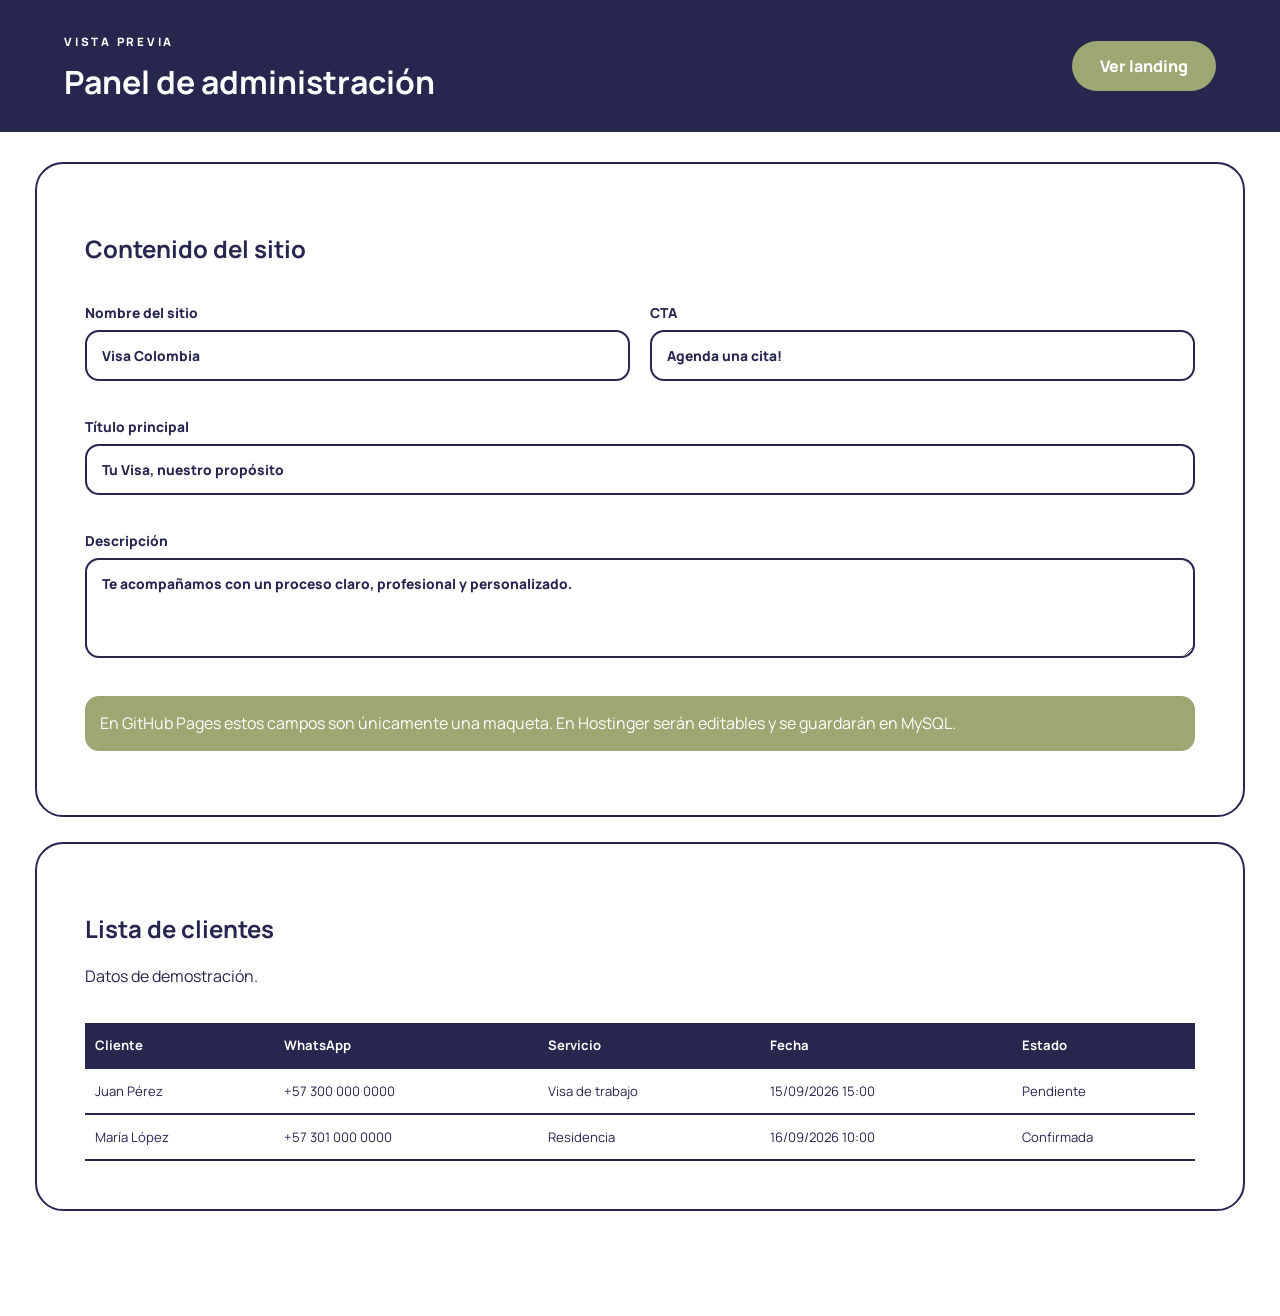
<file: admin-demo.html>
<!doctype html><html lang="es"><head><meta charset="utf-8"><meta name="viewport" content="width=device-width,initial-scale=1"><title>Administrador | Demo</title><link rel="preconnect" href="https://fonts.googleapis.com"><link rel="preconnect" href="https://fonts.gstatic.com" crossorigin><link href="https://fonts.googleapis.com/css2?family=Manrope:wght@400;500;600;700;800&display=swap" rel="stylesheet"><link rel="stylesheet" href="css/style.css"></head><body class="admin-page"><header class="admin-head"><div><p class="eyebrow">Vista previa</p><h1>Panel de administración</h1></div><a class="pill pill-green" href="index.html">Ver landing</a></header><main class="admin-wrap"><section class="admin-card"><h2>Contenido del sitio</h2><div class="admin-grid"><label>Nombre del sitio<input value="Visa Colombia"></label><label>CTA<input value="Agenda una cita!"></label><label class="admin-full">Título principal<input value="Tu Visa, nuestro propósito"></label><label class="admin-full">Descripción<textarea>Te acompañamos con un proceso claro, profesional y personalizado.</textarea></label></div><p class="demo-note">En GitHub Pages estos campos son únicamente una maqueta. En Hostinger serán editables y se guardarán en MySQL.</p></section><section class="admin-card"><div class="table-head"><div><h2>Lista de clientes</h2><p>Datos de demostración.</p></div></div><div class="table-scroll"><table><thead><tr><th>Cliente</th><th>WhatsApp</th><th>Servicio</th><th>Fecha</th><th>Estado</th></tr></thead><tbody><tr><td>Juan Pérez</td><td>+57 300 000 0000</td><td>Visa de trabajo</td><td>15/09/2026 15:00</td><td>Pendiente</td></tr><tr><td>María López</td><td>+57 301 000 0000</td><td>Residencia</td><td>16/09/2026 10:00</td><td>Confirmada</td></tr></tbody></table></div></section></main></body></html>
</file>
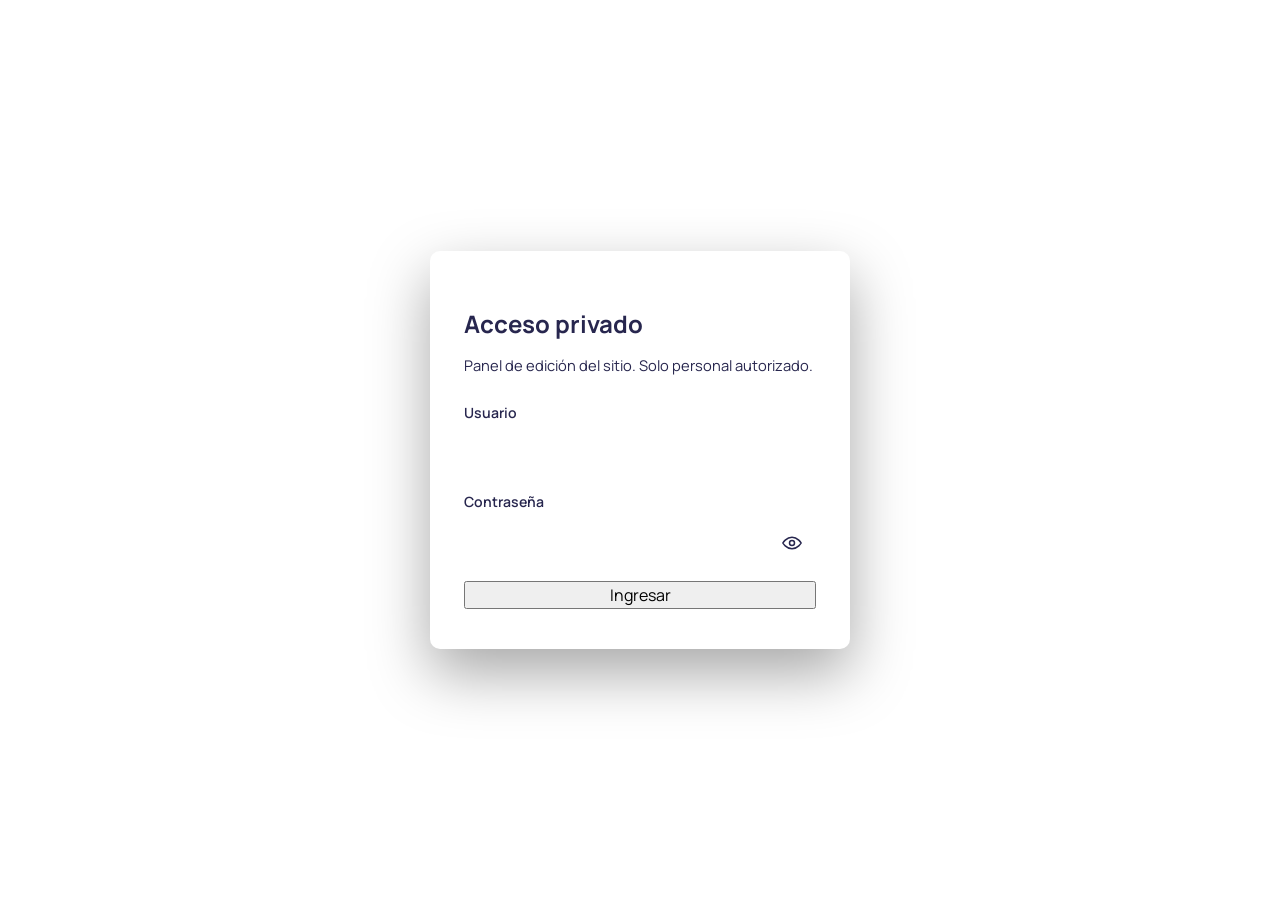
<file: admin-login.html>
<!DOCTYPE html>
<html lang="es">
<head>
<meta charset="UTF-8">
<meta name="viewport" content="width=device-width, initial-scale=1.0">
<meta name="robots" content="noindex, nofollow">
<title>Acceso privado</title>
<link rel="preconnect" href="https://fonts.googleapis.com">
<link href="https://fonts.googleapis.com/css2?family=Manrope:wght@400;500;600;700;800&display=swap" rel="stylesheet">
<link rel="stylesheet" href="css/style.css">
<style>
  body{background:var(--ink);min-height:100vh;display:flex;align-items:center;justify-content:center;padding:24px;}
  .card{
    background:var(--paper);border-radius:10px;max-width:420px;width:100%;
    padding:40px 34px;box-shadow:0 24px 60px rgba(0,0,0,.35);
  }
  .card h1{font-size:1.5rem;margin-bottom:.2em;}
  .card p.lead{color:var(--ink-soft);font-size:.92rem;margin-bottom:28px;}
  .field{margin-bottom:18px;position:relative;}
  .field label{display:block;font-weight:600;font-size:.88rem;margin-bottom:6px;}
  .field input{
    width:100%;padding:12px 44px 12px 14px;border:1.5px solid var(--line);border-radius:6px;
    font-family:var(--font-body);font-size:1rem;background:var(--white);color:var(--ink);
  }
  .field input:focus{border-color:var(--deep);}
  .toggle-eye{
    position:absolute;right:10px;top:37px;background:none;border:0;cursor:pointer;
    padding:4px;color:var(--ink-soft);line-height:0;
  }
  .toggle-eye:hover{color:var(--ink);}
  .msg{font-size:.88rem;border-radius:6px;padding:10px 12px;margin-bottom:16px;display:none;}
  .msg-error{background:#FBE7E7;color:#7C2E3B;}
  .msg-warn{background:#FCF3D9;color:#7A5B0E;}
  .hint{font-size:.78rem;color:var(--ink-soft);margin-top:-8px;margin-bottom:18px;}
  .steps-hidden{display:none;}
</style>
</head>
<body>

<div class="card">
  <!-- Paso 1: inicio de sesión -->
  <div id="loginStep">
    <h1>Acceso privado</h1>
    <p class="lead">Panel de edición del sitio. Solo personal autorizado.</p>
    <div class="msg msg-error" id="loginError"></div>

    <form id="loginForm" autocomplete="off">
      <div class="field">
        <label for="username">Usuario</label>
        <input type="text" id="username" name="username" autocomplete="username" required>
      </div>
      <div class="field">
        <label for="password">Contraseña</label>
        <input type="password" id="password" name="password" autocomplete="new-password" required>
        <button type="button" class="toggle-eye" id="toggleLoginPass" aria-label="Mostrar contraseña">
          <svg id="eyeIconLogin" width="20" height="20" viewBox="0 0 24 24" fill="none" stroke="currentColor" stroke-width="1.8">
            <path d="M1 12s4-7 11-7 11 7 11 7-4 7-11 7-11-7-11-7z"/><circle cx="12" cy="12" r="3"/>
          </svg>
        </button>
      </div>
      <button type="submit" class="btn btn-solid" style="width:100%;">Ingresar</button>
    </form>
  </div>

  <!-- Paso 2: cambio obligatorio en primer ingreso -->
  <div id="changeStep" class="steps-hidden">
    <h1>Configura tu acceso</h1>
    <p class="lead">Es tu primer ingreso. Por seguridad, crea un usuario y una contraseña nuevos antes de continuar.</p>
    <div class="msg msg-warn" id="changeError"></div>

    <form id="changeForm" autocomplete="off">
      <div class="field">
        <label for="newUsername">Nuevo usuario</label>
        <input type="text" id="newUsername" name="newUsername" autocomplete="off" required minlength="3">
      </div>
      <div class="field">
        <label for="newPassword">Nueva contraseña</label>
        <input type="password" id="newPassword" name="newPassword" autocomplete="new-password" required minlength="8">
        <button type="button" class="toggle-eye" id="toggleNewPass" aria-label="Mostrar contraseña">
          <svg width="20" height="20" viewBox="0 0 24 24" fill="none" stroke="currentColor" stroke-width="1.8">
            <path d="M1 12s4-7 11-7 11 7 11 7-4 7-11 7-11-7-11-7z"/><circle cx="12" cy="12" r="3"/>
          </svg>
        </button>
      </div>
      <p class="hint">Mínimo 8 caracteres. Usa mayúsculas, números y símbolos.</p>
      <div class="field">
        <label for="confirmPassword">Confirma la contraseña</label>
        <input type="password" id="confirmPassword" name="confirmPassword" autocomplete="new-password" required minlength="8">
        <button type="button" class="toggle-eye" id="toggleConfirmPass" aria-label="Mostrar contraseña">
          <svg width="20" height="20" viewBox="0 0 24 24" fill="none" stroke="currentColor" stroke-width="1.8">
            <path d="M1 12s4-7 11-7 11 7 11 7-4 7-11 7-11-7-11-7z"/><circle cx="12" cy="12" r="3"/>
          </svg>
        </button>
      </div>
      <button type="submit" class="btn btn-solid" style="width:100%;">Guardar y entrar</button>
    </form>
  </div>
</div>

<script src="js/auth.js"></script>
<script>
(async () => {
  await bootstrapDefaultAdmin();

  const loginStep = document.getElementById("loginStep");
  const changeStep = document.getElementById("changeStep");
  const loginError = document.getElementById("loginError");
  const changeError = document.getElementById("changeError");

  function showEl(el, msg){ el.textContent = msg; el.style.display = "block"; }
  function hideEl(el){ el.style.display = "none"; }

  function wireEye(btnId, inputId){
    const btn = document.getElementById(btnId);
    const input = document.getElementById(inputId);
    btn.addEventListener("click", () => {
      const showing = input.type === "text";
      input.type = showing ? "password" : "text";
      btn.setAttribute("aria-label", showing ? "Mostrar contraseña" : "Ocultar contraseña");
    });
  }
  wireEye("toggleLoginPass","password");
  wireEye("toggleNewPass","newPassword");
  wireEye("toggleConfirmPass","confirmPassword");

  let pendingFirstLogin = false;

  document.getElementById("loginForm").addEventListener("submit", async (e) => {
    e.preventDefault();
    hideEl(loginError);

    const locked = isLocked();
    if(locked){ showEl(loginError, `Demasiados intentos. Intenta de nuevo en ${locked}s.`); return; }

    const username = document.getElementById("username").value;
    const password = document.getElementById("password").value;
    const result = await verifyLogin(username, password);

    if(!result.ok){
      registerFailedAttempt();
      showEl(loginError, "Usuario o contraseña incorrectos.");
      document.getElementById("password").value = "";
      return;
    }

    clearAttempts();

    if(result.firstLogin){
      pendingFirstLogin = true;
      loginStep.classList.add("steps-hidden");
      changeStep.classList.remove("steps-hidden");
    }else{
      startSession();
      window.location.href = "admin.html";
    }
  });

  document.getElementById("changeForm").addEventListener("submit", async (e) => {
    e.preventDefault();
    hideEl(changeError);

    const newUsername = document.getElementById("newUsername").value.trim();
    const newPassword = document.getElementById("newPassword").value;
    const confirmPassword = document.getElementById("confirmPassword").value;

    if(newPassword !== confirmPassword){
      showEl(changeError, "Las contraseñas no coinciden.");
      return;
    }
    if(newPassword.length < 8){
      showEl(changeError, "La contraseña debe tener al menos 8 caracteres.");
      return;
    }

    await updateCredentials(newUsername, newPassword);
    startSession();
    window.location.href = "admin.html";
  });
})();
</script>
</body>
</html>
</file>
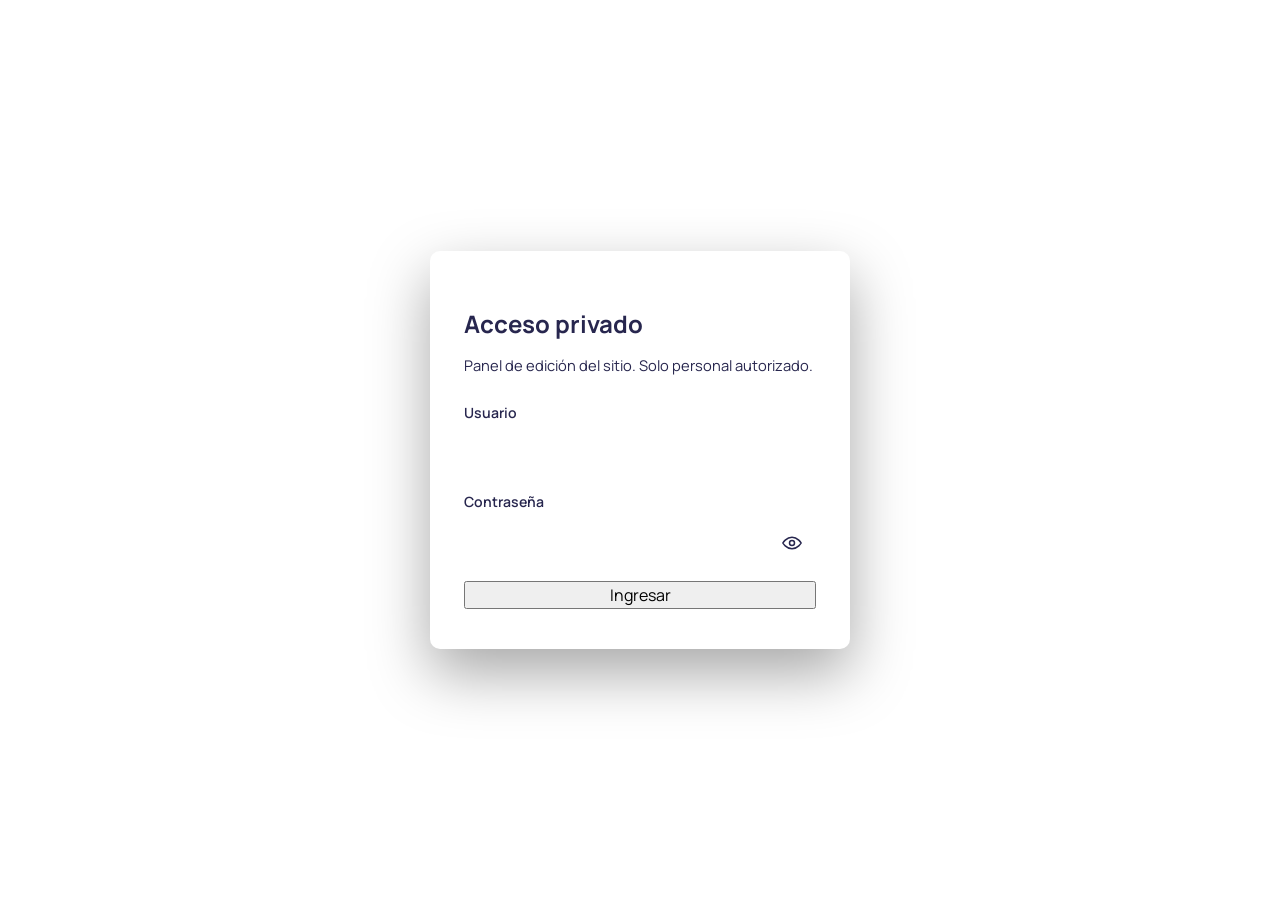
<file: admin.html>
<!DOCTYPE html>
<html lang="es">
<head>
<meta charset="UTF-8">
<meta name="viewport" content="width=device-width, initial-scale=1.0">
<meta name="robots" content="noindex, nofollow">
<title>Panel de edición | Visa Colombia</title>
<link rel="preconnect" href="https://fonts.googleapis.com">
<link href="https://fonts.googleapis.com/css2?family=Manrope:wght@400;500;600;700;800&display=swap" rel="stylesheet">
<link rel="stylesheet" href="css/style.css">
<style>
  body{background:var(--paper-dim);}
  .admin-top{
    background:var(--ink);color:var(--paper);padding:18px 24px;
    display:flex;align-items:center;justify-content:space-between;flex-wrap:wrap;gap:12px;
    position:sticky;top:0;z-index:5;
  }
  .admin-top h1{color:var(--paper);font-size:1.15rem;margin:0;}
  .admin-actions{display:flex;gap:10px;flex-wrap:wrap;}
  .admin-actions .btn{padding:9px 18px;font-size:.86rem;}
  .admin-wrap{max-width:820px;margin:0 auto;padding:36px 24px 90px;}
  fieldset{
    border:1px solid var(--line);border-radius:8px;padding:22px 24px;margin-bottom:24px;background:var(--white);
  }
  legend{font-family:var(--font-display);font-size:1.15rem;padding:0 8px;}
  .field{margin-bottom:16px;}
  .field label{display:block;font-weight:600;font-size:.85rem;margin-bottom:5px;}
  .field input, .field textarea{
    width:100%;padding:10px 12px;border:1.5px solid var(--line);border-radius:6px;
    font-family:var(--font-body);font-size:.95rem;
  }
  .field textarea{min-height:70px;resize:vertical;}
  .grid2{display:grid;gap:16px;grid-template-columns:1fr 1fr;}
  @media(max-width:560px){.grid2{grid-template-columns:1fr;}}
  .sub-card{border:1px dashed var(--line);border-radius:6px;padding:16px;margin-bottom:14px;}
  #saveToast{
    display:none;background:#EAF3EC;border:1px solid #B9D9C2;color:#16302B;
    padding:12px 16px;border-radius:8px;margin-bottom:20px;font-size:.9rem;
  }
  .danger-zone{border-color:#E7C6C6;}
</style>
</head>
<body>

<div class="admin-top">
  <h1>Panel de edición — Visa Colombia</h1>
  <div class="admin-actions">
    <a href="index.html" class="btn btn-outline-light" target="_blank">Ver sitio</a>
    <button type="button" id="logoutBtn" class="btn btn-outline-light">Cerrar sesión</button>
  </div>
</div>

<div class="admin-wrap">
  <div id="saveToast">Cambios guardados. Actualiza la página principal para verlos.</div>

  <form id="adminForm">

    <fieldset>
      <legend>Portada</legend>
      <div class="field"><label>Texto pequeño sobre el título</label><input id="f_heroEyebrow"></div>
      <div class="field"><label>Título — línea 1</label><input id="f_heroTitleLine1"></div>
      <div class="field"><label>Título — línea 2 (en negrita)</label><input id="f_heroTitleLine2"></div>
      <div class="field"><label>Subtítulo</label><textarea id="f_heroSub"></textarea></div>
      <div class="grid2">
        <div class="field"><label>Texto botón principal</label><input id="f_heroCta1"></div>
        <div class="field"><label>Texto botón de contacto</label><input id="f_heroCta2"></div>
      </div>
      <div class="field">
        <label>Imagen de fondo de la portada (URL)</label>
        <input id="f_heroImageUrl" placeholder="https://... o assets/hero-illustration.svg">
      </div>
    </fieldset>

    <fieldset>
      <legend>Introducción</legend>
      <div class="field">
        <label>Foto del asesor (URL de imagen)</label>
        <input id="f_avatarImageUrl" placeholder="https://... o assets/avatar-illustration.svg">
      </div>
      <div class="field"><label>Texto de presentación</label><textarea id="f_introText"></textarea></div>
    </fieldset>

    <fieldset>
      <legend>Botones de enlace (debajo de la foto)</legend>
      <div class="grid2">
        <div class="field"><label>Etiqueta botón 1</label><input id="f_siteLabel"></div>
        <div class="field"><label>URL botón 1</label><input id="f_siteUrl"></div>
        <div class="field"><label>Etiqueta botón 2</label><input id="f_blogLabel"></div>
        <div class="field"><label>URL botón 2</label><input id="f_blogUrl"></div>
        <div class="field"><label>Etiqueta botón 3</label><input id="f_youtubeLabel"></div>
        <div class="field"><label>URL botón 3</label><input id="f_youtubeUrl"></div>
      </div>
    </fieldset>

    <fieldset>
      <legend>Canales de contacto</legend>
      <div class="grid2">
        <div class="field"><label>WhatsApp (código país + número, sin +)</label><input id="f_whatsappNumber" placeholder="573001234567"></div>
        <div class="field"><label>Instagram (URL completa)</label><input id="f_instagramUrl"></div>
      </div>
      <div class="field"><label>Mensaje predeterminado de WhatsApp</label><input id="f_whatsappMessage"></div>
      <div class="field"><label>Correo de contacto</label><input id="f_emailAddress"></div>
    </fieldset>

    <fieldset>
      <legend>Servicios / asesorías</legend>
      <div class="sub-card">
        <div class="field"><label>Servicio 1 — título</label><input id="f_svc0_title"></div>
        <div class="field"><label>Servicio 1 — texto</label><textarea id="f_svc0_text"></textarea></div>
      </div>
      <div class="sub-card">
        <div class="field"><label>Servicio 2 — título</label><input id="f_svc1_title"></div>
        <div class="field"><label>Servicio 2 — texto</label><textarea id="f_svc1_text"></textarea></div>
      </div>
      <div class="sub-card">
        <div class="field"><label>Servicio 3 — título</label><input id="f_svc2_title"></div>
        <div class="field"><label>Servicio 3 — texto</label><textarea id="f_svc2_text"></textarea></div>
      </div>
      <div class="sub-card">
        <div class="field"><label>Servicio 4 — título</label><input id="f_svc3_title"></div>
        <div class="field"><label>Servicio 4 — texto</label><textarea id="f_svc3_text"></textarea></div>
      </div>
    </fieldset>

    <fieldset>
      <legend>Sección "Por qué elegirnos"</legend>
      <div class="field"><label>Título</label><input id="f_whyTitle"></div>
      <div class="field"><label>Texto</label><textarea id="f_whyText"></textarea></div>
      <div class="grid2">
        <div class="field"><label>Estadística 1 — número</label><input id="f_stat1Num"></div>
        <div class="field"><label>Estadística 1 — etiqueta</label><input id="f_stat1Label"></div>
        <div class="field"><label>Estadística 2 — número</label><input id="f_stat2Num"></div>
        <div class="field"><label>Estadística 2 — etiqueta</label><input id="f_stat2Label"></div>
        <div class="field"><label>Estadística 3 — número</label><input id="f_stat3Num"></div>
        <div class="field"><label>Estadística 3 — etiqueta</label><input id="f_stat3Label"></div>
        <div class="field"><label>Estadística 4 — número</label><input id="f_stat4Num"></div>
        <div class="field"><label>Estadística 4 — etiqueta</label><input id="f_stat4Label"></div>
      </div>
    </fieldset>

    <fieldset>
      <legend>Video</legend>
      <div class="field">
        <label>URL de inserción (embed) del video</label>
        <input id="f_videoUrl" placeholder="https://www.youtube.com/embed/XXXXXXXX">
      </div>
    </fieldset>

    <fieldset>
      <legend>Testimonios</legend>
      <div class="sub-card">
        <div class="grid2">
          <div class="field"><label>Testimonio 1 — nombre</label><input id="f_test0_name"></div>
          <div class="field"><label>Testimonio 1 — cargo/logro</label><input id="f_test0_role"></div>
        </div>
        <div class="field"><label>Testimonio 1 — cita</label><textarea id="f_test0_quote"></textarea></div>
      </div>
      <div class="sub-card">
        <div class="grid2">
          <div class="field"><label>Testimonio 2 — nombre</label><input id="f_test1_name"></div>
          <div class="field"><label>Testimonio 2 — cargo/logro</label><input id="f_test1_role"></div>
        </div>
        <div class="field"><label>Testimonio 2 — cita</label><textarea id="f_test1_quote"></textarea></div>
      </div>
      <div class="sub-card">
        <div class="grid2">
          <div class="field"><label>Testimonio 3 — nombre</label><input id="f_test2_name"></div>
          <div class="field"><label>Testimonio 3 — cargo/logro</label><input id="f_test2_role"></div>
        </div>
        <div class="field"><label>Testimonio 3 — cita</label><textarea id="f_test2_quote"></textarea></div>
      </div>
    </fieldset>

    <fieldset>
      <legend>Llamado a la acción final</legend>
      <div class="field"><label>Título</label><input id="f_ctaFinalTitle"></div>
      <div class="field"><label>Texto</label><textarea id="f_ctaFinalText"></textarea></div>
    </fieldset>

    <button type="submit" class="btn btn-solid" style="width:100%;padding:16px;">Guardar cambios</button>
  </form>

  <fieldset class="danger-zone" style="margin-top:30px;">
    <legend>Zona de restablecimiento</legend>
    <p style="font-size:.88rem;color:var(--ink-soft);">Vuelve todos los textos del sitio a los valores originales de fábrica.</p>
    <button type="button" id="resetBtn" class="btn btn-outline">Restaurar valores originales</button>
  </fieldset>
</div>

<script src="js/content.js"></script>
<script src="js/auth.js"></script>
<script src="js/admin.js"></script>
</body>
</html>
</file>
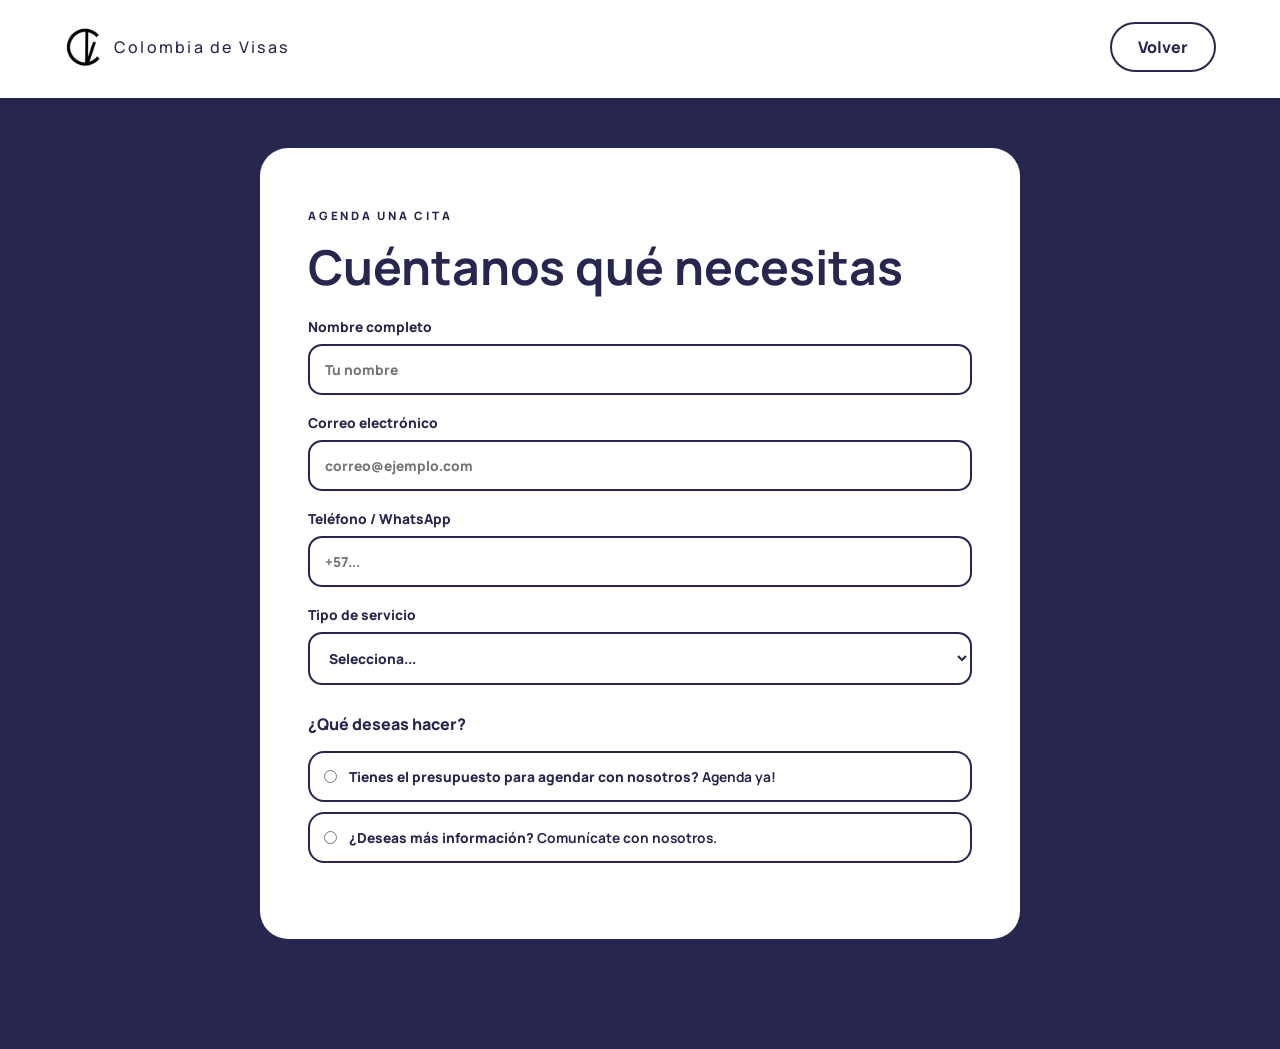
<file: registro.html>
<!doctype html><html lang="es"><head><meta charset="utf-8"><meta name="viewport" content="width=device-width,initial-scale=1"><title>Agenda una cita | Colombia de Visas</title><meta name="description" content="Agenda una cita con nuestro equipo."><link rel="preconnect" href="https://fonts.googleapis.com"><link rel="preconnect" href="https://fonts.gstatic.com" crossorigin><link href="https://fonts.googleapis.com/css2?family=Manrope:wght@400;500;600;700;800&display=swap" rel="stylesheet"><link rel="stylesheet" href="css/style.css"></head><body class="dark-page">
<header class="simple-head form-brand-head"><a class="brand brand-lockup" href="index.html" aria-label="Colombia de Visas"><img class="brand-mark" src="assets/images/logo-monogram.png" alt="Logo Colombia de Visas"><span class="brand-name">Colombia de Visas</span></a><a class="pill pill-outline" href="index.html">Volver</a></header>
<main class="form-page"><div class="form-card"><p class="eyebrow dark">Agenda una cita</p><h1>Cuéntanos qué necesitas</h1><form id="bookingForm" novalidate>
<label>Nombre completo<input id="nombre" required autocomplete="name" placeholder="Tu nombre"></label>
<label>Correo electrónico<input id="correo" type="email" required autocomplete="email" placeholder="correo@ejemplo.com"></label>
<label>Teléfono / WhatsApp<input id="telefono" type="tel" required autocomplete="tel" placeholder="+57..."></label>
<label>Tipo de servicio<select id="tipoVisa" required><option value="">Selecciona...</option><option>Visa de trabajo</option><option>Visa de inversión</option><option>Visa de estudiante</option><option>Residencia</option><option>Otro</option></select></label>
<div class="choice-wrap"><p>¿Qué deseas hacer?</p><div id="opcionError" class="field-error" aria-live="polite"></div><label class="choice"><input type="radio" name="opcion" value="agenda"><span>Tienes el presupuesto para agendar con nosotros? <strong>Agenda ya!</strong></span></label><label class="choice"><input type="radio" name="opcion" value="informacion"><span>¿Deseas más información? <strong>Comunícate con nosotros.</strong></span></label></div>
<div class="action-area"><button id="agendaBtn" class="pill pill-green hidden" type="submit">Agendar cita</button><button id="contactBtn" class="pill pill-green hidden" type="submit">Contáctanos</button></div><div id="formMsg" class="form-msg hidden" role="status" aria-live="polite"></div></form></div></main>
<script src="js/booking-demo.js"></script></body></html>
</file>
<file: css/style.css>
:root{--blue:#27264e;--green:#9da773;--white:#fff;--font:'Manrope',system-ui,sans-serif}*{box-sizing:border-box}html{scroll-behavior:smooth}body{margin:0;font-family:var(--font);color:var(--blue);background:var(--white)}a{text-decoration:none;color:inherit}button,input,textarea,select{font:inherit}.pill{display:inline-flex;align-items:center;justify-content:center;min-height:50px;padding:12px 26px;border-radius:999px;border:2px solid transparent;font-weight:800;cursor:pointer;transition:transform .2s ease,opacity .2s ease;white-space:nowrap}.pill:hover{transform:translateY(-2px)}.pill-green{background:var(--green);color:var(--white)}.pill-outline{background:transparent;color:var(--blue);border-color:var(--blue)}.pill-outline:hover{background:var(--blue);color:var(--white)}.pill.small{min-height:42px;padding:9px 18px;font-size:.86rem}.topbar{height:78px;display:flex;align-items:center;justify-content:space-between;gap:24px;padding:0 clamp(18px,5vw,70px);background:var(--white);position:relative;z-index:5}.brand{font-weight:800;letter-spacing:.1em;text-transform:uppercase}.brand-lockup{display:inline-flex;align-items:center;gap:12px;text-transform:none}.brand-mark{width:38px;height:42px;object-fit:contain;display:block}.brand-name{font-size:1rem;font-weight:500;letter-spacing:.14em;white-space:nowrap}.topbar nav{display:flex;gap:32px;font-size:.88rem;font-weight:700}.hero{background:var(--blue);color:var(--white)}.video-wrap{position:relative;width:100%;aspect-ratio:16/7.1;max-height:650px;overflow:hidden;background:var(--blue)}.hero-video{width:100%;height:100%;object-fit:cover;display:block}.video-shade{position:absolute;inset:0;background:var(--blue);opacity:.24}.hero-overlay{position:absolute;z-index:2;left:50%;top:50%;transform:translate(-50%,-50%);width:min(850px,90%);text-align:center}.hero-overlay h1{font-size:clamp(2rem,5.4vw,4.5rem);line-height:1.04;margin:12px 0 18px}.hero-overlay h1 strong{display:block;font-weight:800}.hero-overlay>p:not(.eyebrow){font-size:clamp(.95rem,2vw,1.15rem);line-height:1.7;max-width:680px;margin:auto}.eyebrow{font-size:.72rem;text-transform:uppercase;letter-spacing:.24em;font-weight:800}.hero-play,.testi-play{display:grid;place-items:center;border-radius:50%;border:2px solid var(--white);background:var(--blue);color:var(--white);pointer-events:none}.hero-play{position:absolute;left:50%;top:50%;transform:translate(-50%,-50%);width:110px;height:110px;font-size:38px;padding-left:4px}.hero-cta-row{padding:30px 20px 48px;text-align:center;background:var(--blue);display:flex;flex-direction:column;align-items:center}.hero-message{width:min(850px,92%);margin-top:30px;color:var(--white)}.hero-message h1{font-size:clamp(2rem,5.4vw,4.5rem);line-height:1.04;margin:12px 0 18px}.hero-message h1 strong{display:block;font-weight:800}.hero-message>p:not(.eyebrow){font-size:clamp(.95rem,2vw,1.15rem);line-height:1.7;max-width:680px;margin:auto}.section{padding:84px 24px}.profile{text-align:center;background:var(--white)}.profile-img{width:165px;height:165px;border-radius:50%;object-fit:cover;border:7px solid var(--white);outline:2px solid var(--green)}.profile-text{max-width:680px;margin:30px auto;color:var(--blue);line-height:1.85}.socials{display:flex;justify-content:center;gap:12px;flex-wrap:wrap}.services{background:var(--white)}.section-title{text-align:center;max-width:760px;margin:0 auto 48px}.section-title h2{font-size:clamp(1.9rem,4vw,3rem);margin:8px 0 14px}.section-title p{line-height:1.75}.service-grid{max-width:1080px;margin:auto;display:grid;grid-template-columns:repeat(4,1fr);gap:18px}.service{text-align:center;padding:24px 18px;border-top:2px solid var(--blue)}.service-icon{width:64px;height:64px;border:2px solid var(--green);border-radius:50%;display:grid;place-items:center;margin:0 auto 18px;font-weight:800}.service h3{font-size:.8rem;letter-spacing:.17em;margin-bottom:12px}.service p{font-size:.85rem;line-height:1.75}.testimonials{background:var(--blue);color:var(--white)}.section-title.left{text-align:left}.testi-grid{max-width:1100px;margin:auto;display:grid;grid-template-columns:repeat(3,1fr);gap:24px}.testi-video{position:relative;aspect-ratio:16/10;border-radius:20px;overflow:hidden;background:var(--blue)}.testi-video video{width:100%;height:100%;object-fit:cover}.testi-play{position:absolute;left:50%;top:50%;transform:translate(-50%,-50%);width:62px;height:62px;font-size:20px}.testi p{font-size:.9rem;line-height:1.75;margin:20px 0 12px}.testi strong,.testi small{display:block}.testi small{margin-top:5px}.cta-inline{display:flex;width:max-content;margin:46px auto 0}.quote{text-align:center;padding:76px 24px;background:var(--white)}.quote p{max-width:760px;margin:0 auto 28px;font-size:clamp(1.15rem,2.5vw,1.7rem);line-height:1.65}footer{background:var(--blue);color:var(--white);padding:26px 24px;display:flex;justify-content:space-between;gap:18px;font-size:.8rem}footer a{color:var(--green)}.dark-page{background:var(--blue);min-height:100vh}.simple-head,.admin-head{display:flex;align-items:center;justify-content:space-between;gap:20px;padding:22px clamp(18px,5vw,70px);color:var(--white)}.simple-head .brand{color:var(--white)}.simple-head .pill-outline{color:var(--white);border-color:var(--white)}.form-page{padding:20px 20px 80px}.form-card,.admin-card{max-width:760px;margin:30px auto;background:var(--white);border-radius:28px;padding:clamp(26px,5vw,48px)}.form-card h1{font-size:clamp(2rem,5vw,3rem);margin:10px 0}.form-intro{line-height:1.75}.form-card label,.admin-grid label{display:block;font-size:.86rem;font-weight:800;margin:18px 0}.form-card input,.form-card select,.admin-grid input,.admin-grid textarea{width:100%;margin-top:8px;padding:14px 15px;border:2px solid var(--blue);border-radius:14px;outline:0;background:var(--white);color:var(--blue)}.form-card input:focus,.form-card select:focus,.admin-grid input:focus,.admin-grid textarea:focus{border-color:var(--green)}.choice-wrap{margin:28px 0}.choice-wrap>p{font-weight:800}.choice{display:flex!important;align-items:center;gap:12px;border:2px solid var(--blue);border-radius:16px;padding:14px!important;margin:10px 0!important;cursor:pointer}.choice input{width:auto!important;margin:0!important}.action-area{display:flex;justify-content:center;margin-top:25px}.hidden{display:none!important}.form-msg{margin:15px 0;padding:12px 14px;border-radius:14px;border:2px solid var(--blue)}.form-msg.ok{border-color:var(--green)}.form-msg.error{border-color:var(--blue)}.admin-page{background:var(--white)}.admin-head{background:var(--blue)}.admin-head h1{margin:6px 0;color:var(--white)}.admin-wrap{max-width:1250px;margin:auto;padding:30px 20px 80px}.admin-card{max-width:none;margin:0 0 25px;border:2px solid var(--blue)}.admin-grid{display:grid;grid-template-columns:repeat(2,1fr);gap:0 20px}.admin-full{grid-column:1/-1}.admin-grid textarea{min-height:100px;resize:vertical}.demo-note{padding:15px;border-radius:14px;background:var(--green);color:var(--white);line-height:1.6}.table-head{display:flex;justify-content:space-between;align-items:center;margin-bottom:20px}.table-scroll{overflow:auto}table{width:100%;border-collapse:collapse;min-width:760px;font-size:.82rem}th,td{padding:13px 10px;border-bottom:2px solid var(--blue);text-align:left}th{background:var(--blue);color:var(--white)}
@media(max-width:800px){.topbar nav{display:none}.video-wrap{aspect-ratio:16/10}.hero-play{width:82px;height:82px;font-size:29px}.service-grid{grid-template-columns:repeat(2,1fr)}.testi-grid{grid-template-columns:1fr}.section{padding:62px 18px}.admin-grid{grid-template-columns:1fr}.admin-full{grid-column:auto}footer{flex-direction:column}}
@media(max-width:520px){.topbar{height:68px}.topbar>.pill{display:none}.hero-overlay h1{font-size:2rem}.hero-overlay>p:not(.eyebrow){font-size:.84rem}.hero-play{width:70px;height:70px;font-size:24px}.profile-img{width:135px;height:135px}.socials .pill{width:100%;max-width:280px}.service-grid{grid-template-columns:1fr 1fr;gap:6px}.service{padding:18px 8px}.service-icon{width:52px;height:52px}.form-card{border-radius:22px;padding:25px 19px}.simple-head{padding:18px}.simple-head .pill{min-height:40px;padding:8px 16px}footer{padding:24px 18px}}

.video-play-hidden{opacity:0!important;visibility:hidden!important;transition:opacity .2s ease,visibility .2s ease}.hero-play,.testi-play{transition:opacity .2s ease,visibility .2s ease}

@media(max-width:520px){.brand-lockup{gap:8px}.brand-mark{width:31px;height:35px}.brand-name{font-size:.78rem;letter-spacing:.09em}}


/* Controles y validación */
.hero-video-control{z-index:3;cursor:pointer;pointer-events:auto;font-family:inherit;appearance:none;-webkit-appearance:none;transition:transform .2s ease,background .2s ease,opacity .2s ease}.hero-video-control:hover{transform:translate(-50%,-50%) scale(1.06);background:#1f1e44}.hero-control-icon{line-height:1;font-size:.82em;letter-spacing:-3px}.field-error{min-height:0;color:#b32727;font-size:.86rem;font-weight:700;margin:8px 0}.invalid-field{border-color:#c0392b!important;background:#fff8f7!important}.form-msg{font-weight:700;line-height:1.55}.form-msg.error{border-color:#c0392b;background:#fff7f6;color:#8d2520}.form-msg.ok{border-color:var(--green);background:#f6f8ef;color:#344019}.form-brand-head .brand-name{color:var(--white);text-transform:none;font-weight:500}.form-brand-head .brand-mark{filter:brightness(0) invert(1)}
@media(max-width:520px){.form-brand-head .brand-name{font-size:.78rem;letter-spacing:.1em}.form-brand-head .brand-mark{width:31px;height:35px}.hero-video-control{width:62px;height:62px}}

/* Ajustes finales: control del video y separador del formulario */
.hero-video-control.hero-control-hidden{opacity:0;visibility:hidden;pointer-events:none;transform:translate(-50%,-50%) scale(.92)}
.form-brand-head{background:var(--white);color:var(--blue);border-bottom:4px solid rgba(255,255,255,.18);box-shadow:0 2px 12px rgba(0,0,0,.08)}
.form-brand-head .brand,.form-brand-head .brand-name{color:var(--blue)!important}
.form-brand-head .brand-mark{filter:none!important}
.form-brand-head .pill-outline{color:var(--blue);border-color:var(--blue)}
.form-brand-head .pill-outline:hover{background:var(--blue);color:var(--white)}
</file>
